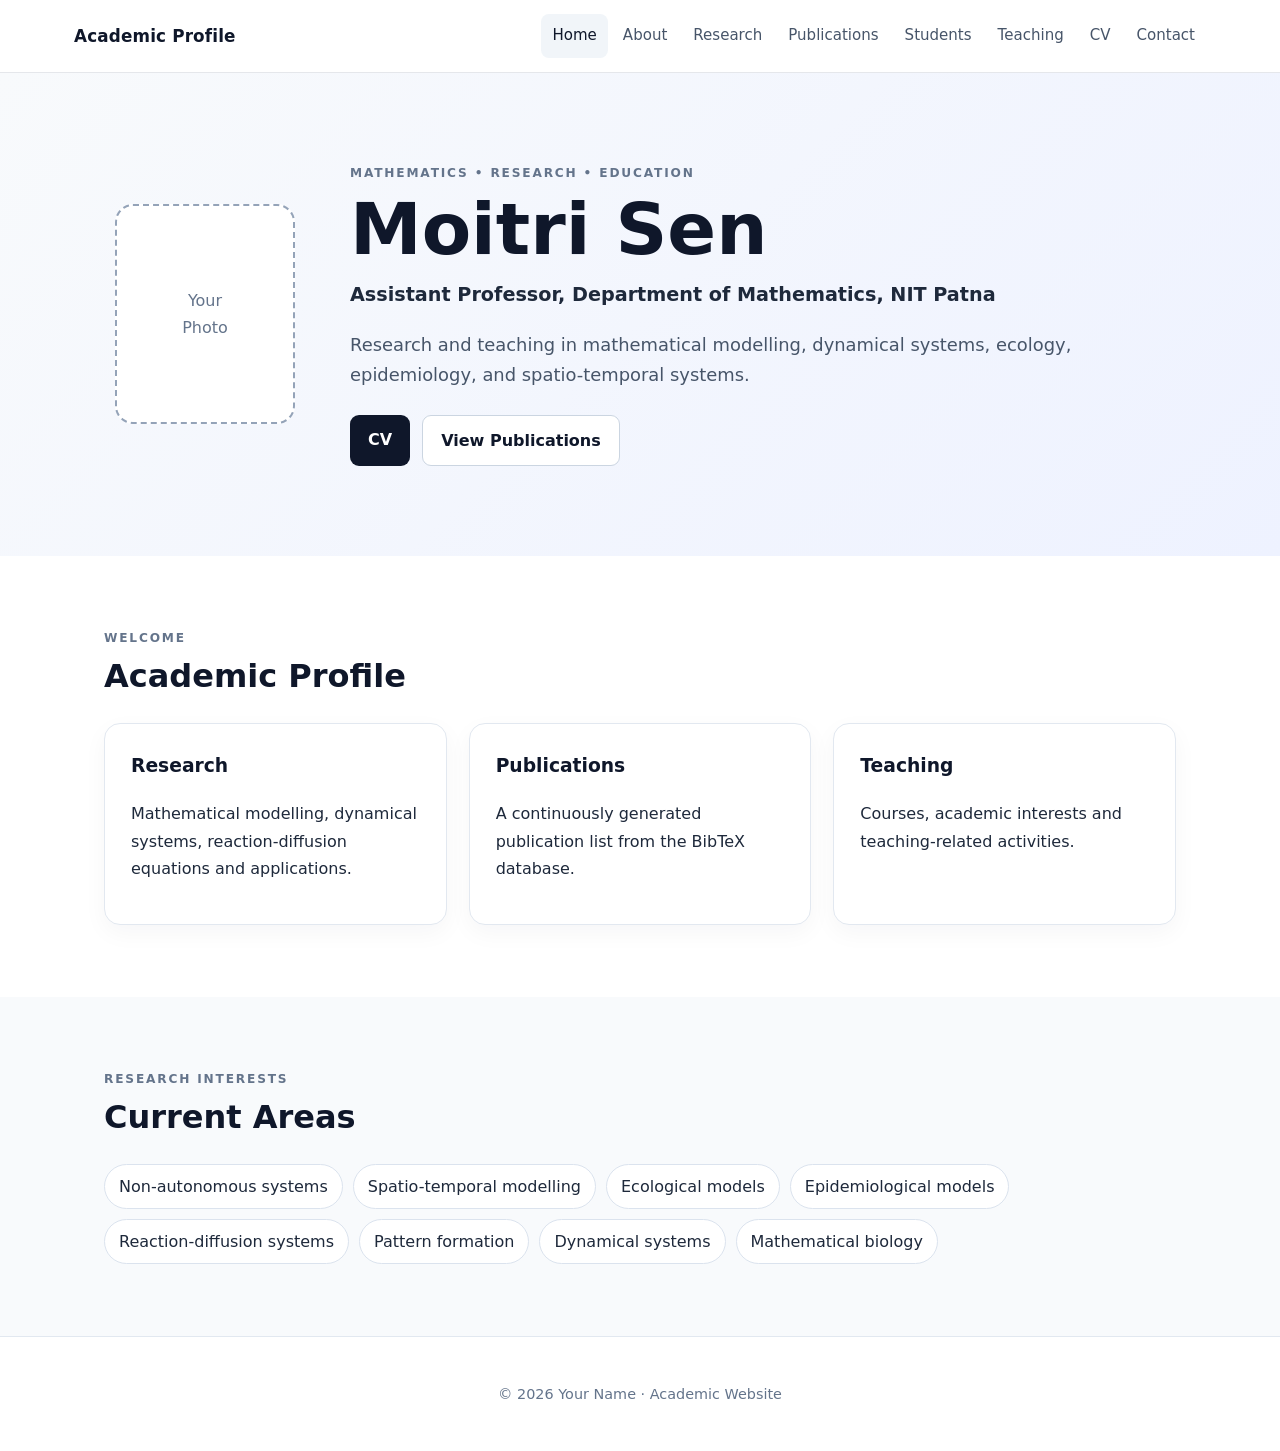
<file: index.html>
<!DOCTYPE html>
<html lang="en">
<head>
  <meta charset="UTF-8">
  <meta name="viewport" content="width=device-width, initial-scale=1.0">
  <meta name="description" content="Academic website">
  <title>Home | Academic Website</title>
  <link rel="stylesheet" href="style.css">
</head>
<body>
<header class="site-header">
  <div class="nav-wrap">
    <a class="brand" href="index.html">Academic Profile</a>
    <button class="menu-toggle" aria-label="Open menu">☰</button>
    <nav class="nav">
      <a class="active" href="index.html">Home</a>
      <a href="about.html">About</a>
      <a href="research.html">Research</a>
      <a href="publications.html">Publications</a>
      <a href="students.html">Students</a>
      <a href="teaching.html">Teaching</a>
      <a href="cv.html">CV</a>
      <a href="contact.html">Contact</a>
    </nav>
  </div>
</header>

<main>
  <section class="hero">
    <div class="hero-inner">
      <div class="hero-photo">Your<br>Photo</div>
      <div>
        <p class="eyebrow">MATHEMATICS • RESEARCH • EDUCATION</p>
        <h1>Moitri Sen</h1>
        <p class="hero-role">Assistant Professor, Department of Mathematics, NIT Patna</p>
        <p class="lead">Research and teaching in mathematical modelling, dynamical systems, ecology, epidemiology, and spatio-temporal systems.</p>
        <div class="button-row">
          <a class="button" href="CV.pdf">CV</a>
          <a class="button secondary" href="publications.html">View Publications</a>
        </div>
      </div>
    </div>
  </section>

  <section class="section">
    <div class="section-title">
      <p class="eyebrow">WELCOME</p>
      <h2>Academic Profile</h2>
    </div>
    <div class="grid-3">
      <a class="card link-card" href="research.html">
        <h3>Research</h3>
        <p>Mathematical modelling, dynamical systems, reaction-diffusion equations and applications.</p>
      </a>
      <a class="card link-card" href="publications.html">
        <h3>Publications</h3>
        <p>A continuously generated publication list from the BibTeX database.</p>
      </a>
      <a class="card link-card" href="teaching.html">
        <h3>Teaching</h3>
        <p>Courses, academic interests and teaching-related activities.</p>
      </a>
    </div>
  </section>

  <section class="section tinted">
    <div class="section-title">
      <p class="eyebrow">RESEARCH INTERESTS</p>
      <h2>Current Areas</h2>
    </div>
    <div class="tag-list">
      <span>Non-autonomous systems</span>
      <span>Spatio-temporal modelling</span>
      <span>Ecological models</span>
      <span>Epidemiological models</span>
      <span>Reaction-diffusion systems</span>
      <span>Pattern formation</span>
      <span>Dynamical systems</span>
      <span>Mathematical biology</span>
    </div>
  </section>
</main>

<footer class="site-footer"><p>© 2026 Your Name · Academic Website</p></footer>
<script src="script.js"></script>
</body>
</html>
</file>
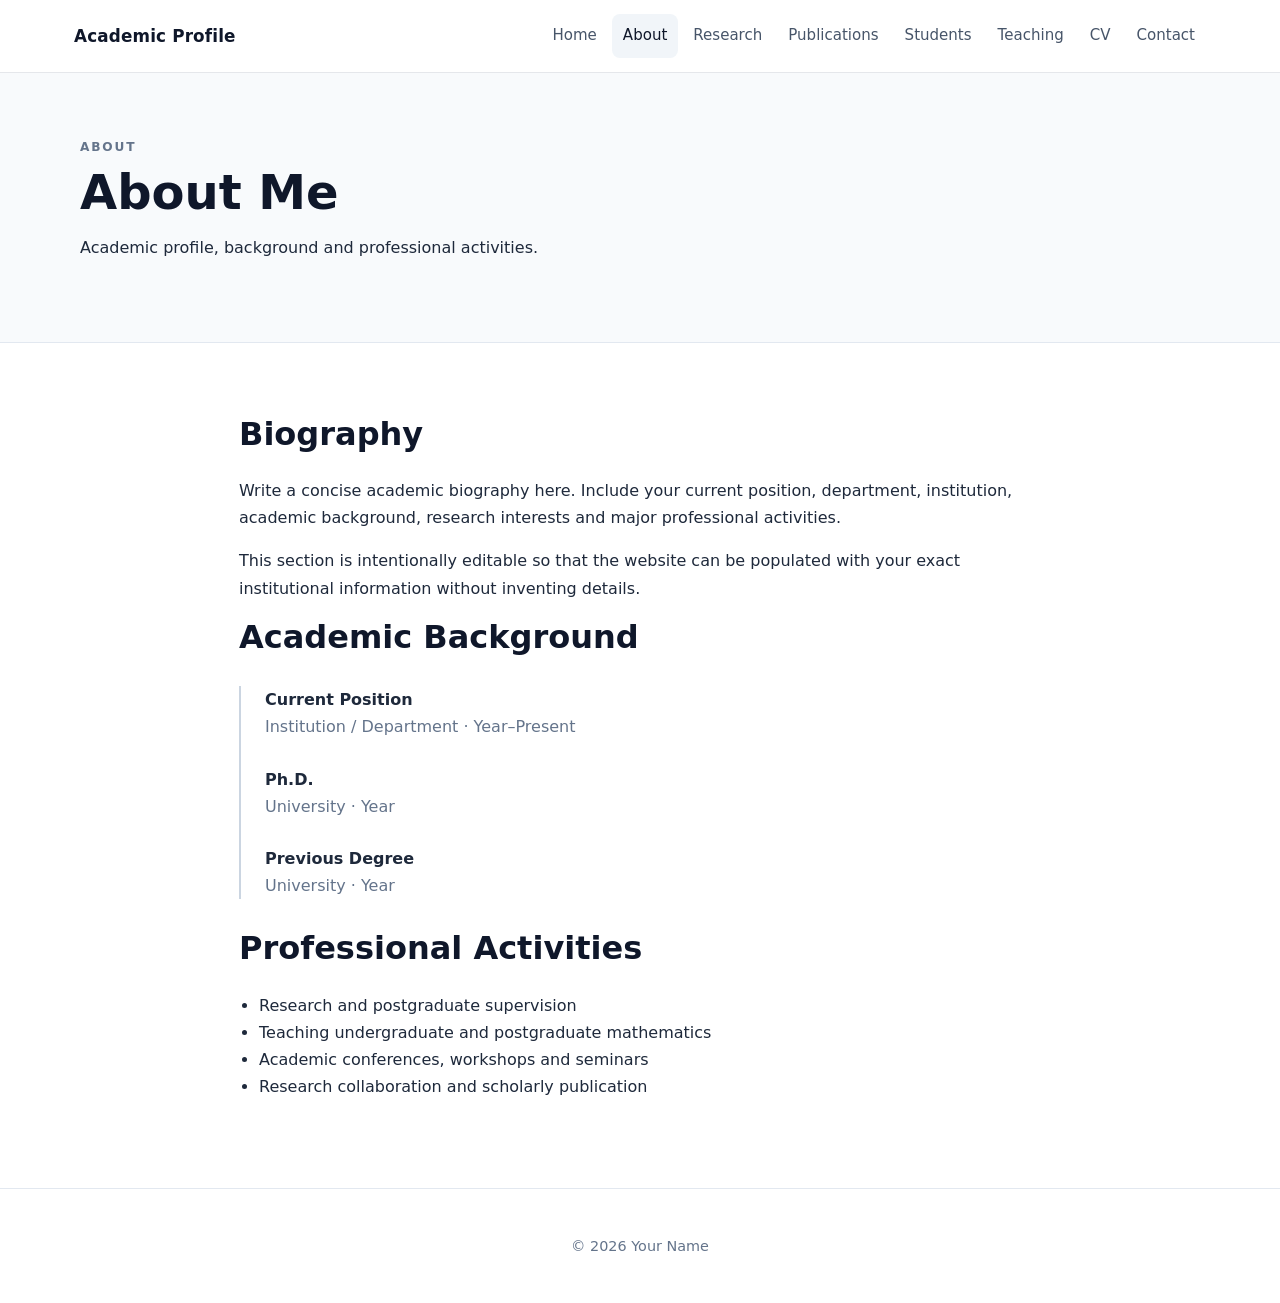
<file: about.html>
<!DOCTYPE html>
<html lang="en">
<head>
<meta charset="UTF-8"><meta name="viewport" content="width=device-width, initial-scale=1.0">
<title>About | Academic Website</title><link rel="stylesheet" href="style.css">
</head>
<body>
<header class="site-header"><div class="nav-wrap">
<a class="brand" href="index.html">Academic Profile</a><button class="menu-toggle">☰</button>
<nav class="nav">
<a href="index.html">Home</a><a class="active" href="about.html">About</a><a href="research.html">Research</a>
<a href="publications.html">Publications</a><a href="students.html">Students</a><a href="teaching.html">Teaching</a><a href="cv.html">CV</a><a href="contact.html">Contact</a>
</nav></div></header>
<main>
<section class="page-banner"><p class="eyebrow">ABOUT</p><h1>About Me</h1><p>Academic profile, background and professional activities.</p></section>
<section class="section narrow">
<h2>Biography</h2>
<p>Write a concise academic biography here. Include your current position, department, institution, academic background, research interests and major professional activities.</p>
<p>This section is intentionally editable so that the website can be populated with your exact institutional information without inventing details.</p>
<h2>Academic Background</h2>
<div class="timeline">
<div><strong>Current Position</strong><span>Institution / Department · Year–Present</span></div>
<div><strong>Ph.D.</strong><span>University · Year</span></div>
<div><strong>Previous Degree</strong><span>University · Year</span></div>
</div>
<h2>Professional Activities</h2>
<ul class="clean-list"><li>Research and postgraduate supervision</li><li>Teaching undergraduate and postgraduate mathematics</li><li>Academic conferences, workshops and seminars</li><li>Research collaboration and scholarly publication</li></ul>
</section>
</main>
<footer class="site-footer"><p>© 2026 Your Name</p></footer><script src="script.js"></script>
</body></html>
</file>
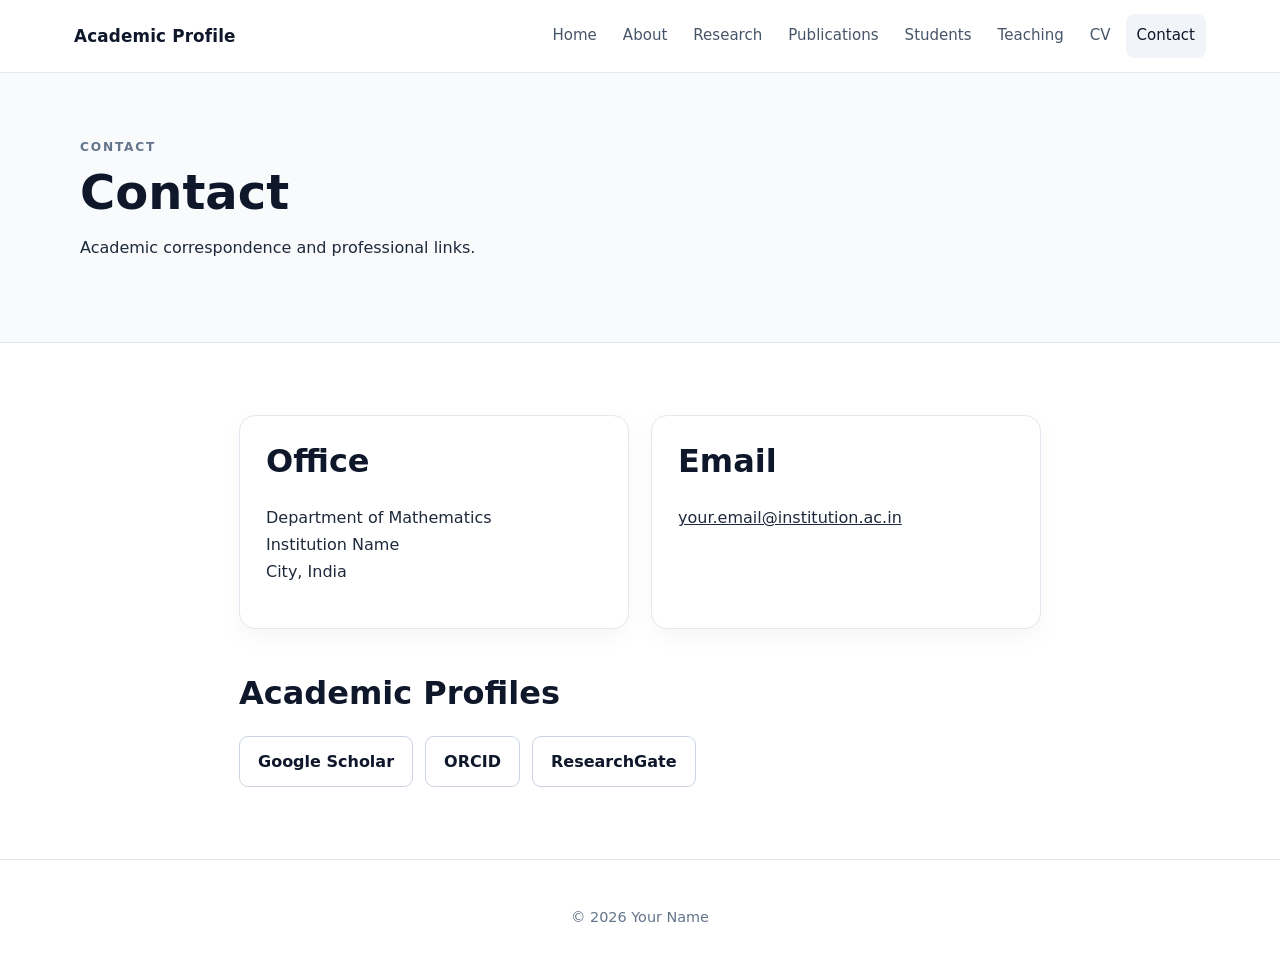
<file: contact.html>
<!DOCTYPE html>
<html lang="en">
<head>
<meta charset="UTF-8"><meta name="viewport" content="width=device-width, initial-scale=1.0">
<title>Contact | Academic Website</title><link rel="stylesheet" href="style.css">
</head>
<body>
<header class="site-header"><div class="nav-wrap"><a class="brand" href="index.html">Academic Profile</a><button class="menu-toggle">☰</button>
<nav class="nav"><a href="index.html">Home</a><a href="about.html">About</a><a href="research.html">Research</a><a href="publications.html">Publications</a><a href="students.html">Students</a><a href="teaching.html">Teaching</a><a href="cv.html">CV</a><a class="active" href="contact.html">Contact</a></nav></div></header>
<main>
<section class="page-banner"><p class="eyebrow">CONTACT</p><h1>Contact</h1><p>Academic correspondence and professional links.</p></section>
<section class="section narrow">
<div class="contact-grid">
<div class="card"><h2>Office</h2><p>Department of Mathematics<br>Institution Name<br>City, India</p></div>
<div class="card"><h2>Email</h2><p><a href="mailto:your.email@institution.ac.in">your.email@institution.ac.in</a></p></div>
</div>
<h2>Academic Profiles</h2>
<div class="profile-links">
<a href="#" class="button secondary">Google Scholar</a>
<a href="#" class="button secondary">ORCID</a>
<a href="#" class="button secondary">ResearchGate</a>
</div>
</section>
</main>
<footer class="site-footer"><p>© 2026 Your Name</p></footer><script src="script.js"></script>
</body></html>
</file>
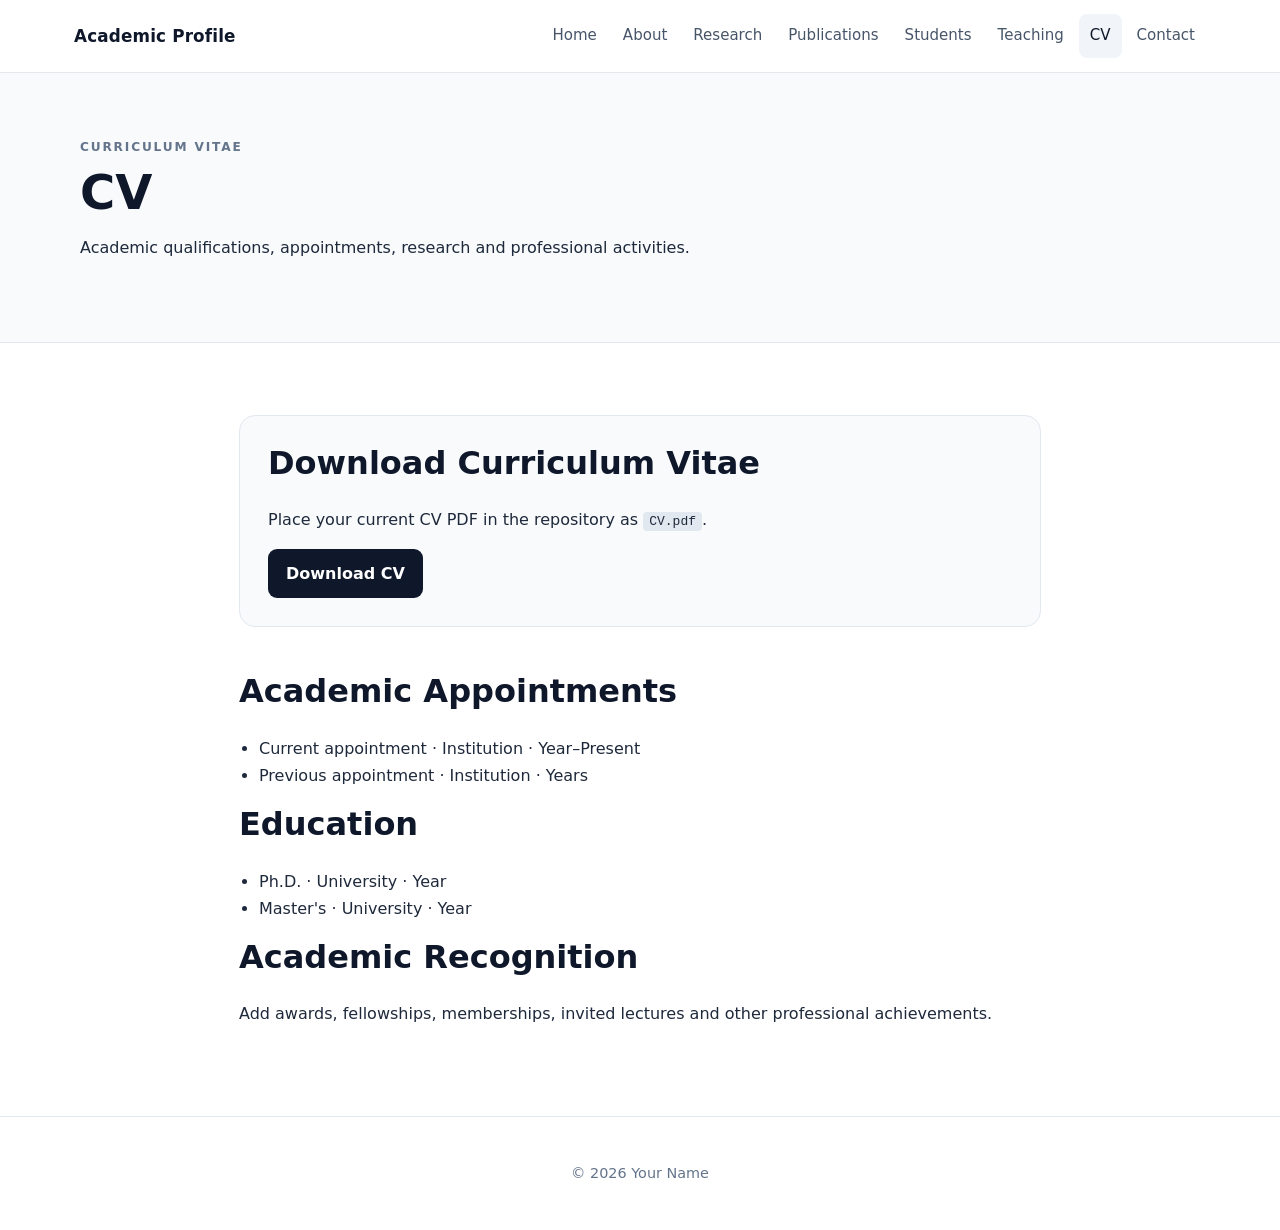
<file: cv.html>
<!DOCTYPE html>
<html lang="en">
<head>
<meta charset="UTF-8"><meta name="viewport" content="width=device-width, initial-scale=1.0">
<title>CV | Academic Website</title><link rel="stylesheet" href="style.css">
</head>
<body>
<header class="site-header"><div class="nav-wrap"><a class="brand" href="index.html">Academic Profile</a><button class="menu-toggle">☰</button>
<nav class="nav"><a href="index.html">Home</a><a href="about.html">About</a><a href="research.html">Research</a><a href="publications.html">Publications</a><a href="students.html">Students</a><a href="teaching.html">Teaching</a><a class="active" href="cv.html">CV</a><a href="contact.html">Contact</a></nav></div></header>
<main>
<section class="page-banner"><p class="eyebrow">CURRICULUM VITAE</p><h1>CV</h1><p>Academic qualifications, appointments, research and professional activities.</p></section>
<section class="section narrow">
<div class="callout"><h2>Download Curriculum Vitae</h2><p>Place your current CV PDF in the repository as <code>CV.pdf</code>.</p><a class="button" href="CV.pdf">Download CV</a></div>
<h2>Academic Appointments</h2><ul class="clean-list"><li>Current appointment · Institution · Year–Present</li><li>Previous appointment · Institution · Years</li></ul>
<h2>Education</h2><ul class="clean-list"><li>Ph.D. · University · Year</li><li>Master's · University · Year</li></ul>
<h2>Academic Recognition</h2><p>Add awards, fellowships, memberships, invited lectures and other professional achievements.</p>
</section>
</main>
<footer class="site-footer"><p>© 2026 Your Name</p></footer><script src="script.js"></script>
</body></html>
</file>
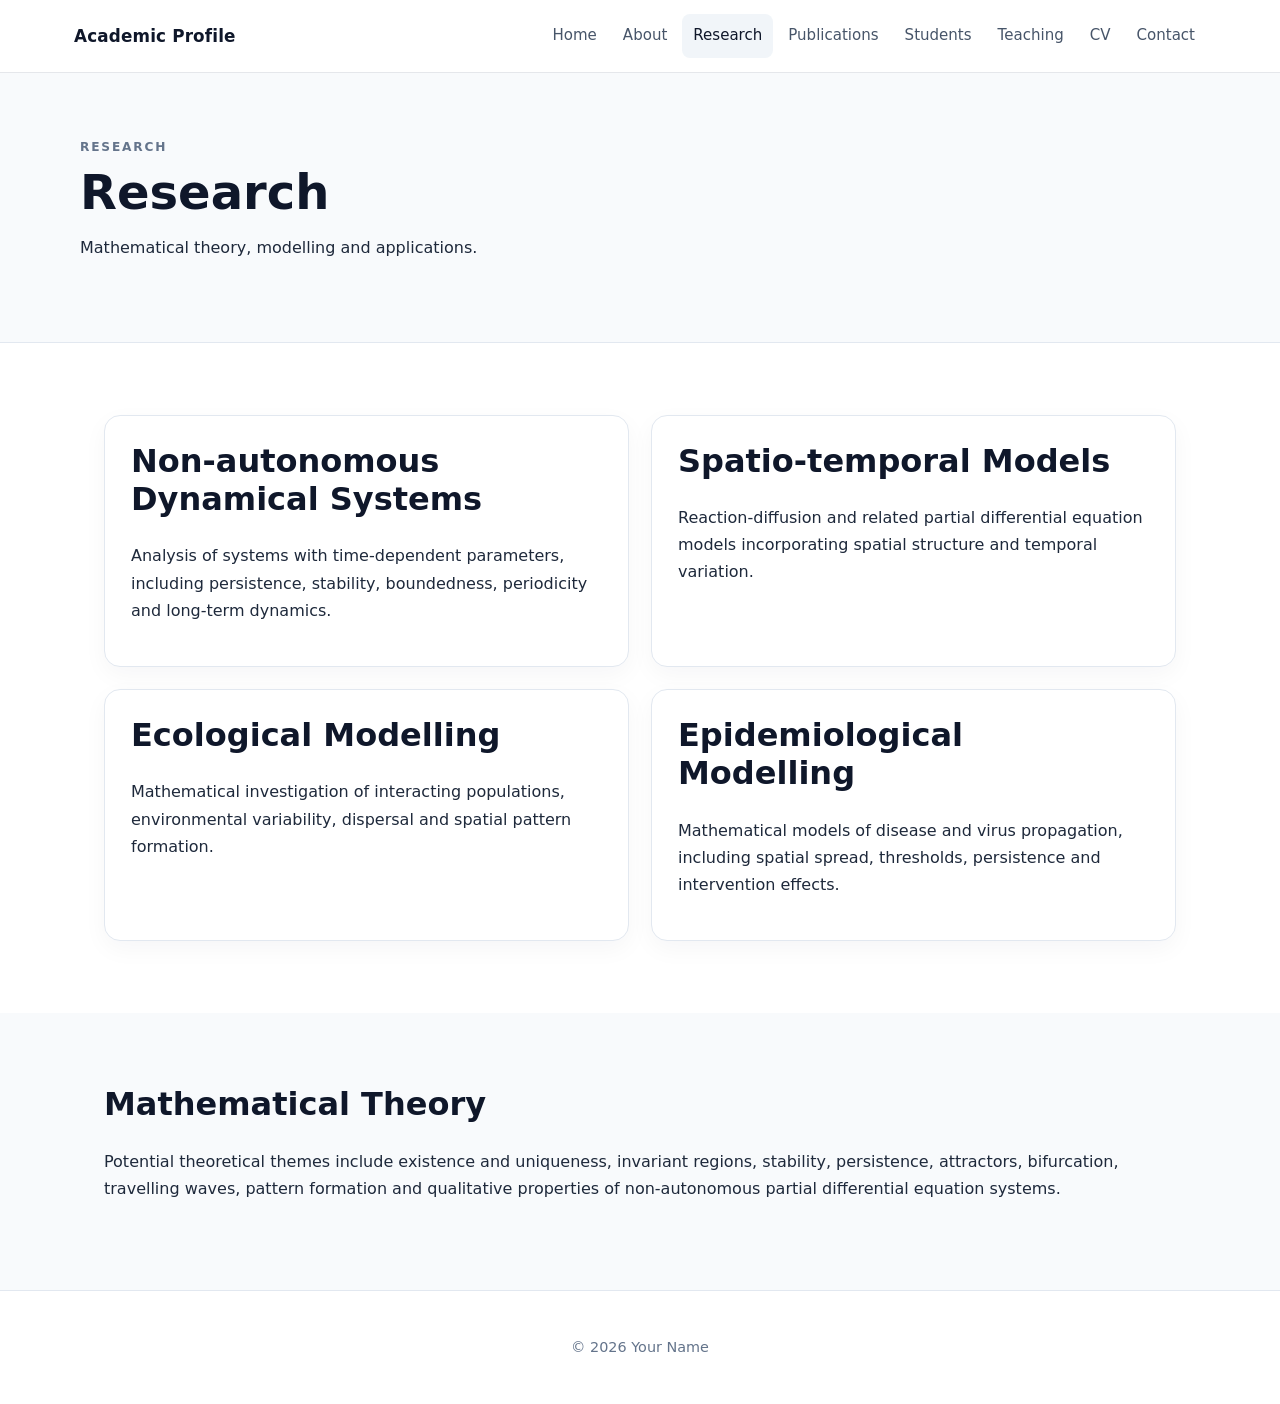
<file: research.html>
<!DOCTYPE html>
<html lang="en">
<head>
<meta charset="UTF-8"><meta name="viewport" content="width=device-width, initial-scale=1.0">
<title>Research | Academic Website</title><link rel="stylesheet" href="style.css">
</head>
<body>
<header class="site-header"><div class="nav-wrap">
<a class="brand" href="index.html">Academic Profile</a><button class="menu-toggle">☰</button>
<nav class="nav"><a href="index.html">Home</a><a href="about.html">About</a><a class="active" href="research.html">Research</a><a href="publications.html">Publications</a><a href="students.html">Students</a><a href="teaching.html">Teaching</a><a href="cv.html">CV</a><a href="contact.html">Contact</a></nav>
</div></header>
<main>
<section class="page-banner"><p class="eyebrow">RESEARCH</p><h1>Research</h1><p>Mathematical theory, modelling and applications.</p></section>
<section class="section">
<div class="grid-2">
<article class="card"><h2>Non-autonomous Dynamical Systems</h2><p>Analysis of systems with time-dependent parameters, including persistence, stability, boundedness, periodicity and long-term dynamics.</p></article>
<article class="card"><h2>Spatio-temporal Models</h2><p>Reaction-diffusion and related partial differential equation models incorporating spatial structure and temporal variation.</p></article>
<article class="card"><h2>Ecological Modelling</h2><p>Mathematical investigation of interacting populations, environmental variability, dispersal and spatial pattern formation.</p></article>
<article class="card"><h2>Epidemiological Modelling</h2><p>Mathematical models of disease and virus propagation, including spatial spread, thresholds, persistence and intervention effects.</p></article>
</div>
</section>
<section class="section tinted">
<h2>Mathematical Theory</h2>
<p>Potential theoretical themes include existence and uniqueness, invariant regions, stability, persistence, attractors, bifurcation, travelling waves, pattern formation and qualitative properties of non-autonomous partial differential equation systems.</p>
</section>
</main>
<footer class="site-footer"><p>© 2026 Your Name</p></footer><script src="script.js"></script>
</body></html>
</file>
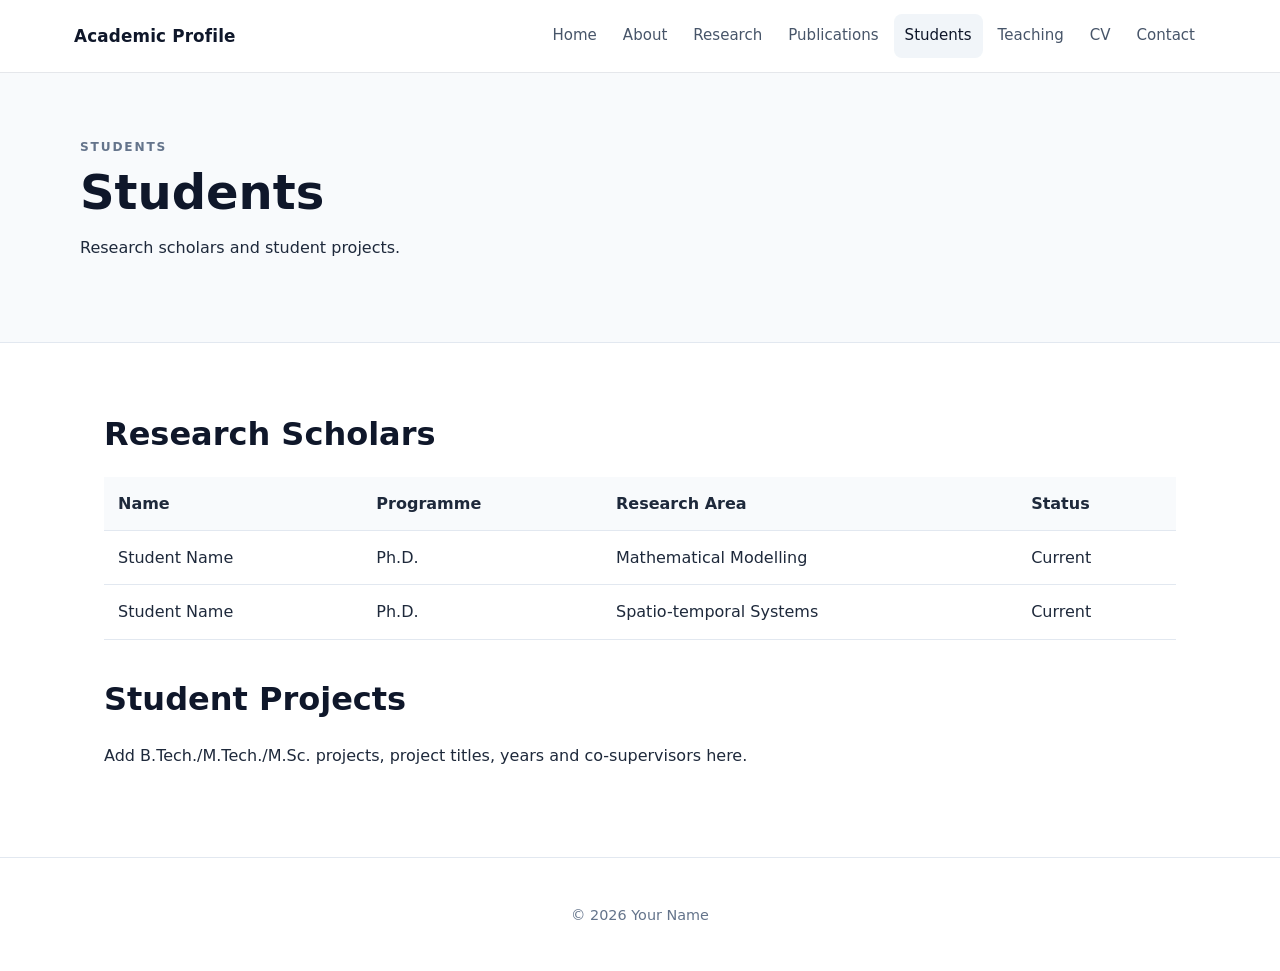
<file: students.html>
<!DOCTYPE html>
<html lang="en">
<head>
<meta charset="UTF-8"><meta name="viewport" content="width=device-width, initial-scale=1.0">
<title>Students | Academic Website</title><link rel="stylesheet" href="style.css">
</head>
<body>
<header class="site-header"><div class="nav-wrap"><a class="brand" href="index.html">Academic Profile</a><button class="menu-toggle">☰</button>
<nav class="nav"><a href="index.html">Home</a><a href="about.html">About</a><a href="research.html">Research</a><a href="publications.html">Publications</a><a class="active" href="students.html">Students</a><a href="teaching.html">Teaching</a><a href="cv.html">CV</a><a href="contact.html">Contact</a></nav></div></header>
<main>
<section class="page-banner"><p class="eyebrow">STUDENTS</p><h1>Students</h1><p>Research scholars and student projects.</p></section>
<section class="section">
<h2>Research Scholars</h2>
<div class="table-wrap"><table><thead><tr><th>Name</th><th>Programme</th><th>Research Area</th><th>Status</th></tr></thead>
<tbody>
<tr><td>Student Name</td><td>Ph.D.</td><td>Mathematical Modelling</td><td>Current</td></tr>
<tr><td>Student Name</td><td>Ph.D.</td><td>Spatio-temporal Systems</td><td>Current</td></tr>
</tbody></table></div>
<h2>Student Projects</h2><p>Add B.Tech./M.Tech./M.Sc. projects, project titles, years and co-supervisors here.</p>
</section>
</main>
<footer class="site-footer"><p>© 2026 Your Name</p></footer><script src="script.js"></script>
</body></html>
</file>
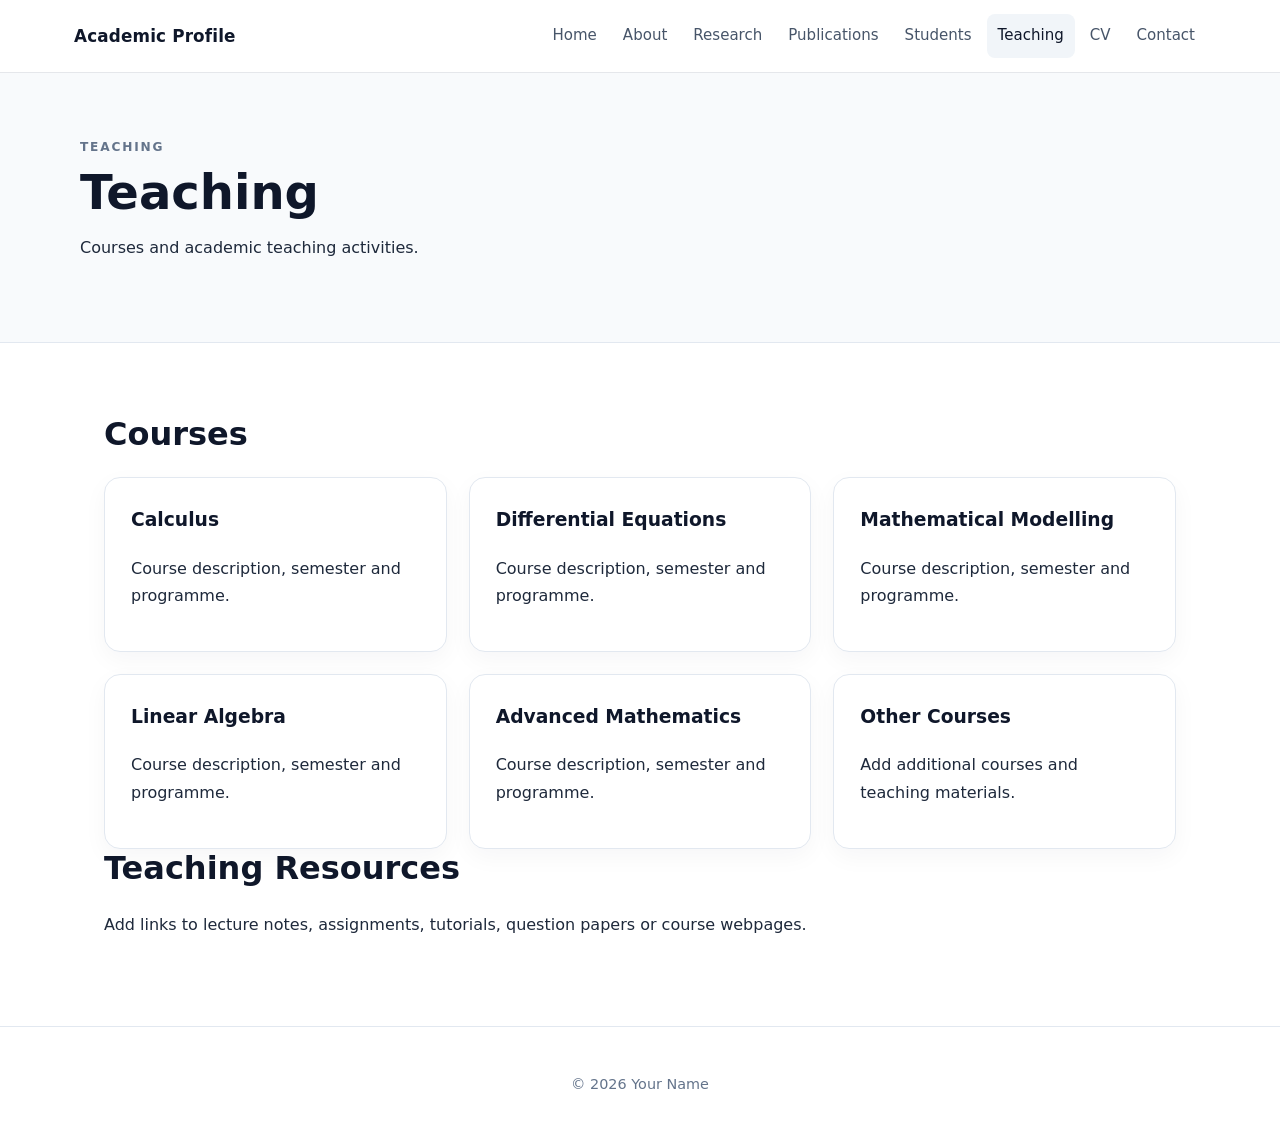
<file: teaching.html>
<!DOCTYPE html>
<html lang="en">
<head>
<meta charset="UTF-8"><meta name="viewport" content="width=device-width, initial-scale=1.0">
<title>Teaching | Academic Website</title><link rel="stylesheet" href="style.css">
</head>
<body>
<header class="site-header"><div class="nav-wrap"><a class="brand" href="index.html">Academic Profile</a><button class="menu-toggle">☰</button>
<nav class="nav"><a href="index.html">Home</a><a href="about.html">About</a><a href="research.html">Research</a><a href="publications.html">Publications</a><a href="students.html">Students</a><a class="active" href="teaching.html">Teaching</a><a href="cv.html">CV</a><a href="contact.html">Contact</a></nav></div></header>
<main>
<section class="page-banner"><p class="eyebrow">TEACHING</p><h1>Teaching</h1><p>Courses and academic teaching activities.</p></section>
<section class="section">
<h2>Courses</h2>
<div class="grid-3">
<div class="card"><h3>Calculus</h3><p>Course description, semester and programme.</p></div>
<div class="card"><h3>Differential Equations</h3><p>Course description, semester and programme.</p></div>
<div class="card"><h3>Mathematical Modelling</h3><p>Course description, semester and programme.</p></div>
<div class="card"><h3>Linear Algebra</h3><p>Course description, semester and programme.</p></div>
<div class="card"><h3>Advanced Mathematics</h3><p>Course description, semester and programme.</p></div>
<div class="card"><h3>Other Courses</h3><p>Add additional courses and teaching materials.</p></div>
</div>
<h2>Teaching Resources</h2><p>Add links to lecture notes, assignments, tutorials, question papers or course webpages.</p>
</section>
</main>
<footer class="site-footer"><p>© 2026 Your Name</p></footer><script src="script.js"></script>
</body></html>
</file>
<file: style.css>
*{box-sizing:border-box}html{scroll-behavior:smooth}body{margin:0;font-family:Inter,ui-sans-serif,system-ui,-apple-system,BlinkMacSystemFont,"Segoe UI",sans-serif;color:#1e293b;background:#fff;line-height:1.7}a{color:inherit}.site-header{position:sticky;top:0;z-index:20;background:rgba(255,255,255,.96);border-bottom:1px solid #e5e7eb;backdrop-filter:blur(10px)}.nav-wrap{max-width:1180px;margin:auto;padding:0 24px;min-height:72px;display:flex;align-items:center;justify-content:space-between;gap:24px}.brand{text-decoration:none;font-weight:800;font-size:1.05rem;letter-spacing:.01em;color:#0f172a}.nav{display:flex;gap:4px;align-items:center}.nav a{padding:9px 11px;text-decoration:none;border-radius:8px;font-size:.94rem;color:#475569}.nav a:hover,.nav a.active{background:#f1f5f9;color:#0f172a}.menu-toggle{display:none;border:0;background:none;font-size:1.5rem}.hero{background:linear-gradient(135deg,#f8fafc,#eef2ff);padding:90px 24px}.hero-inner{max-width:1050px;margin:auto;display:grid;grid-template-columns:180px 1fr;gap:55px;align-items:center}.hero-photo{width:180px;height:220px;border:2px dashed #94a3b8;border-radius:18px;display:grid;place-items:center;text-align:center;color:#64748b;background:#fff}.eyebrow{font-size:.76rem;font-weight:800;letter-spacing:.15em;color:#64748b;margin:0 0 8px}.hero h1{font-size:clamp(2.5rem,6vw,4.5rem);line-height:1.05;margin:0 0 12px;color:#0f172a}.hero-role{font-size:1.2rem;font-weight:600;margin:0 0 14px}.lead{max-width:760px;font-size:1.12rem;color:#475569}.button-row,.profile-links{display:flex;gap:12px;flex-wrap:wrap;margin-top:24px}.button{display:inline-block;padding:11px 18px;border-radius:9px;background:#0f172a;color:#fff;text-decoration:none;font-weight:700}.button:hover{opacity:.9}.button.secondary{background:#fff;color:#0f172a;border:1px solid #cbd5e1}.section{max-width:1120px;margin:auto;padding:72px 24px}.section.narrow{max-width:850px}.tinted{max-width:none;background:#f8fafc;padding-left:max(24px,calc((100% - 1072px)/2));padding-right:max(24px,calc((100% - 1072px)/2))}.section-title{margin-bottom:28px}.section h2{font-size:2rem;line-height:1.2;margin:0 0 24px;color:#0f172a}.grid-2,.grid-3{display:grid;gap:22px}.grid-2{grid-template-columns:repeat(2,1fr)}.grid-3{grid-template-columns:repeat(3,1fr)}.card{padding:26px;background:#fff;border:1px solid #e2e8f0;border-radius:16px;box-shadow:0 8px 25px rgba(15,23,42,.04)}.card h2,.card h3{margin-top:0;color:#0f172a}.link-card{text-decoration:none}.link-card:hover{transform:translateY(-2px);transition:.2s;box-shadow:0 12px 30px rgba(15,23,42,.08)}.tag-list{display:flex;gap:10px;flex-wrap:wrap}.tag-list span{background:#fff;border:1px solid #dbe3ee;border-radius:999px;padding:8px 14px}.page-banner{padding:64px 24px;background:#f8fafc;border-bottom:1px solid #e2e8f0}.page-banner>*{max-width:1120px;margin-left:auto;margin-right:auto}.page-banner h1{font-size:3rem;line-height:1.1;margin-top:0;margin-bottom:10px;color:#0f172a}.timeline{border-left:2px solid #cbd5e1;margin:30px 0;padding-left:24px}.timeline div{margin-bottom:25px;display:flex;flex-direction:column}.timeline span{color:#64748b}.clean-list{padding-left:20px}.table-wrap{overflow-x:auto}.table-wrap table{width:100%;border-collapse:collapse;margin-bottom:40px}.table-wrap th,.table-wrap td{padding:13px 14px;border-bottom:1px solid #e2e8f0;text-align:left}.table-wrap th{background:#f8fafc}.callout{padding:28px;border-radius:16px;background:#f8fafc;border:1px solid #e2e8f0;margin-bottom:45px}.callout code{background:#e2e8f0;padding:2px 6px;border-radius:4px}.contact-grid{display:grid;grid-template-columns:1fr 1fr;gap:22px;margin-bottom:45px}.site-footer{border-top:1px solid #e2e8f0;text-align:center;padding:30px 24px;color:#64748b;font-size:.9rem}.publication-section{max-width:1120px;margin:0 auto 45px;padding:0 24px}.section-heading{display:flex;align-items:center;gap:12px;border-bottom:2px solid #e2e8f0;margin-bottom:12px}.section-heading h2{margin:0 0 8px;color:#0f172a}.section-count{font-size:.8rem;background:#e2e8f0;padding:3px 9px;border-radius:999px}.publication{display:grid;grid-template-columns:42px 1fr;gap:12px;padding:19px 0;border-bottom:1px solid #edf1f5}.publication-number{font-weight:800;color:#64748b}.citation{color:#334155}.citation .title{color:#0f172a}.publication-links{display:flex;gap:8px;flex-wrap:wrap;margin-top:8px}.pub-link{font-size:.82rem;text-decoration:none;border:1px solid #cbd5e1;border-radius:7px;padding:3px 9px;color:#334155}.pub-link:hover{background:#f8fafc}.publication-controls{max-width:1120px;margin:32px auto 45px;padding:0 24px;display:grid;grid-template-columns:2fr 1fr 1fr;gap:12px}.publication-controls label{display:block;font-size:.8rem;font-weight:700;color:#475569;margin-bottom:5px}.publication-controls input,.publication-controls select{width:100%;padding:11px 12px;border:1px solid #cbd5e1;border-radius:8px;background:#fff}.no-results{display:none;max-width:1120px;margin:0 auto 40px;padding:0 24px;color:#64748b}@media(max-width:800px){.nav{display:none;position:absolute;left:0;right:0;top:72px;background:#fff;border-bottom:1px solid #e5e7eb;padding:10px 20px;flex-direction:column;align-items:stretch}.nav.open{display:flex}.menu-toggle{display:block}.hero-inner{grid-template-columns:1fr;text-align:center}.hero-photo{margin:auto}.button-row{justify-content:center}.grid-2,.grid-3,.contact-grid{grid-template-columns:1fr}.publication-controls{grid-template-columns:1fr}.hero{padding:65px 20px}.section{padding:55px 20px}.page-banner{padding:50px 20px}.page-banner h1{font-size:2.4rem}}
</file>
